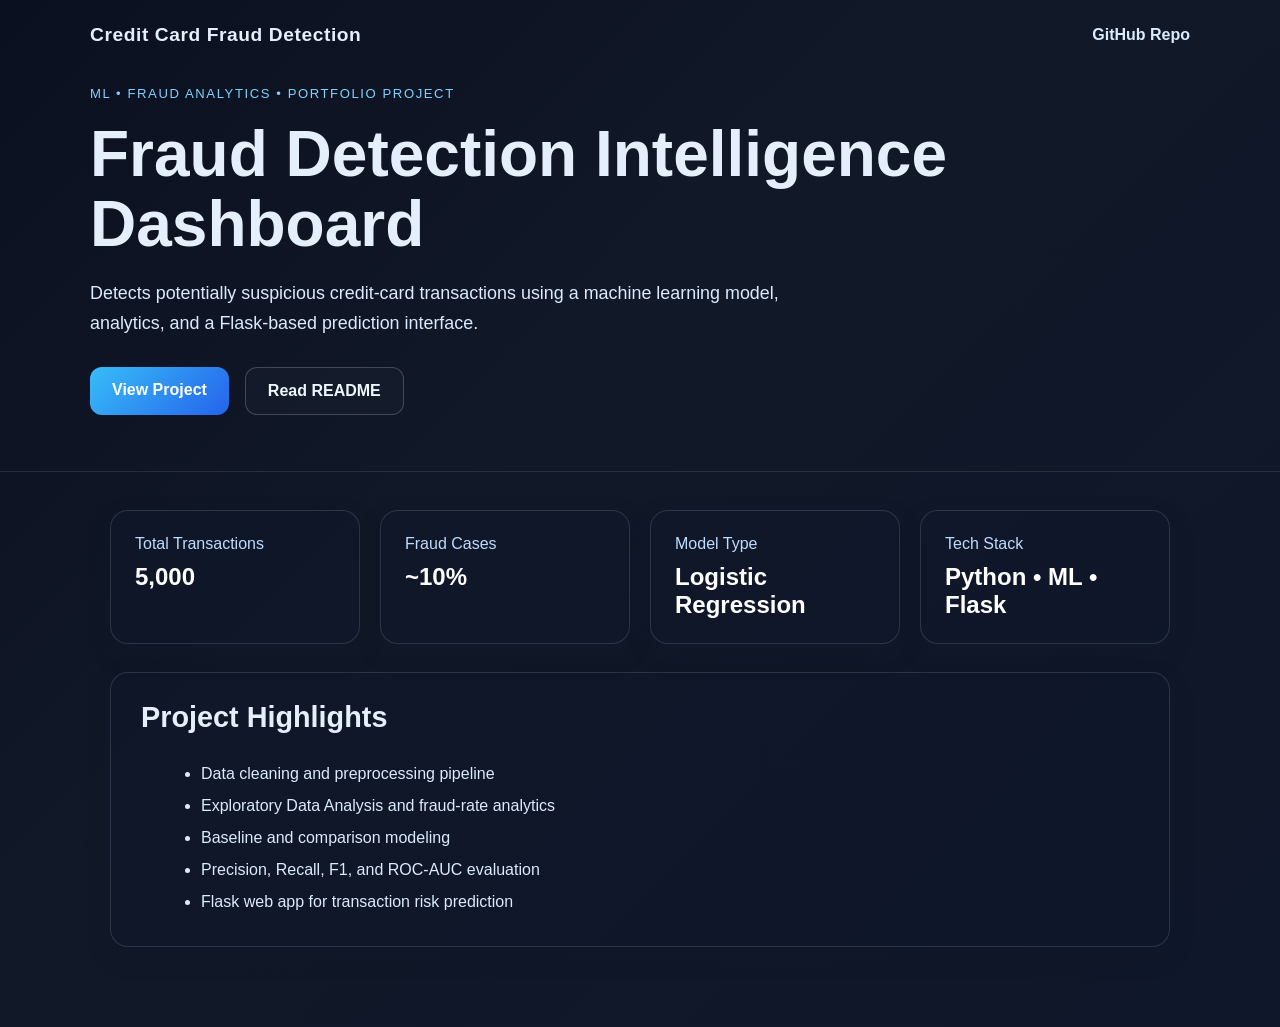
<file: docs/index.html>
<!DOCTYPE html>
<html lang="en">
<head>
  <meta charset="UTF-8" />
  <meta name="viewport" content="width=device-width, initial-scale=1.0" />
  <title>Credit Card Fraud Detection</title>
  <link rel="stylesheet" href="style.css" />
</head>
<body>
  <header class="hero">
    <nav class="topbar">
      <div class="brand">Credit Card Fraud Detection</div>
      <a href="https://github.com/basukumar56258-cpu/Credit-Card-Fraud-Detection" target="_blank" rel="noreferrer">GitHub Repo</a>
    </nav>

    <div class="hero-content">
      <p class="eyebrow">ML • FRAUD ANALYTICS • PORTFOLIO PROJECT</p>
      <h1>Fraud Detection Intelligence Dashboard</h1>
      <p class="subtitle">
        Detects potentially suspicious credit-card transactions using a machine learning model,
        analytics, and a Flask-based prediction interface.
      </p>
      <div class="cta-row">
        <a class="primary" href="https://github.com/basukumar56258-cpu/Credit-Card-Fraud-Detection" target="_blank" rel="noreferrer">View Project</a>
        <a class="secondary" href="https://github.com/basukumar56258-cpu/Credit-Card-Fraud-Detection/blob/main/README.md" target="_blank" rel="noreferrer">Read README</a>
      </div>
    </div>
  </header>

  <main class="container">
    <section class="stats-grid">
      <div class="stat-card">
        <span>Total Transactions</span>
        <strong>5,000</strong>
      </div>
      <div class="stat-card">
        <span>Fraud Cases</span>
        <strong>~10%</strong>
      </div>
      <div class="stat-card">
        <span>Model Type</span>
        <strong>Logistic Regression</strong>
      </div>
      <div class="stat-card">
        <span>Tech Stack</span>
        <strong>Python • ML • Flask</strong>
      </div>
    </section>

    <section class="info-panel">
      <h2>Project Highlights</h2>
      <ul>
        <li>Data cleaning and preprocessing pipeline</li>
        <li>Exploratory Data Analysis and fraud-rate analytics</li>
        <li>Baseline and comparison modeling</li>
        <li>Precision, Recall, F1, and ROC-AUC evaluation</li>
        <li>Flask web app for transaction risk prediction</li>
      </ul>
    </section>
  </main>
</body>
</html>
</file>
<file: docs/style.css>
* {
  box-sizing: border-box;
}

body {
  margin: 0;
  font-family: Arial, Helvetica, sans-serif;
  background: linear-gradient(135deg, #0b1020, #111827 40%, #0f172a);
  color: #e5eefb;
}

.hero {
  padding: 24px 32px 56px;
  border-bottom: 1px solid rgba(255,255,255,0.1);
}

.topbar {
  max-width: 1100px;
  margin: 0 auto 40px;
  display: flex;
  justify-content: space-between;
  align-items: center;
}

.brand {
  font-size: 1.2rem;
  font-weight: 700;
  letter-spacing: 0.03em;
}

.topbar a {
  color: #dbeafe;
  text-decoration: none;
  font-weight: 600;
}

.hero-content {
  max-width: 1100px;
  margin: 0 auto;
}

.eyebrow {
  color: #7dd3fc;
  font-size: 0.82rem;
  letter-spacing: 0.12em;
  text-transform: uppercase;
  margin-bottom: 18px;
}

h1 {
  font-size: clamp(2.5rem, 5vw, 4.4rem);
  line-height: 1.1;
  margin: 0 0 18px;
}

.subtitle {
  max-width: 760px;
  font-size: 1.12rem;
  line-height: 1.7;
  color: #dbeafe;
}

.cta-row {
  margin-top: 28px;
  display: flex;
  gap: 16px;
  flex-wrap: wrap;
}

.cta-row a {
  text-decoration: none;
  padding: 14px 22px;
  border-radius: 12px;
  font-weight: 700;
  display: inline-block;
}

.primary {
  background: linear-gradient(135deg, #38bdf8, #2563eb);
  color: #fff;
}

.secondary {
  border: 1px solid rgba(255,255,255,0.2);
  color: #edf6ff;
  background: rgba(255,255,255,0.02);
}

.container {
  max-width: 1100px;
  margin: 0 auto;
  padding: 38px 20px 80px;
}

.stats-grid {
  display: grid;
  grid-template-columns: repeat(auto-fit, minmax(200px, 1fr));
  gap: 20px;
}

.stat-card,
.info-panel {
  background: rgba(15, 23, 42, 0.75);
  border: 1px solid rgba(148,163,184,0.22);
  border-radius: 18px;
  box-shadow: 0 10px 25px rgba(15, 23, 42, 0.24);
}

.stat-card {
  padding: 24px;
}

.stat-card span {
  display: block;
  color: #bfdbfe;
  margin-bottom: 10px;
}

.stat-card strong {
  font-size: 1.5rem;
  color: white;
}

.info-panel {
  margin-top: 28px;
  padding: 28px 30px;
}

.info-panel h2 {
  margin-top: 0;
  font-size: 1.8rem;
}

.info-panel ul {
  margin: 16px 0 0 20px;
  line-height: 2;
  color: #dbeafe;
}

@media (max-width: 640px) {
  .hero {
    padding-left: 18px;
    padding-right: 18px;
  }

  .topbar {
    flex-direction: column;
    align-items: flex-start;
    gap: 10px;
  }

  .cta-row {
    flex-direction: column;
  }
}
</file>
